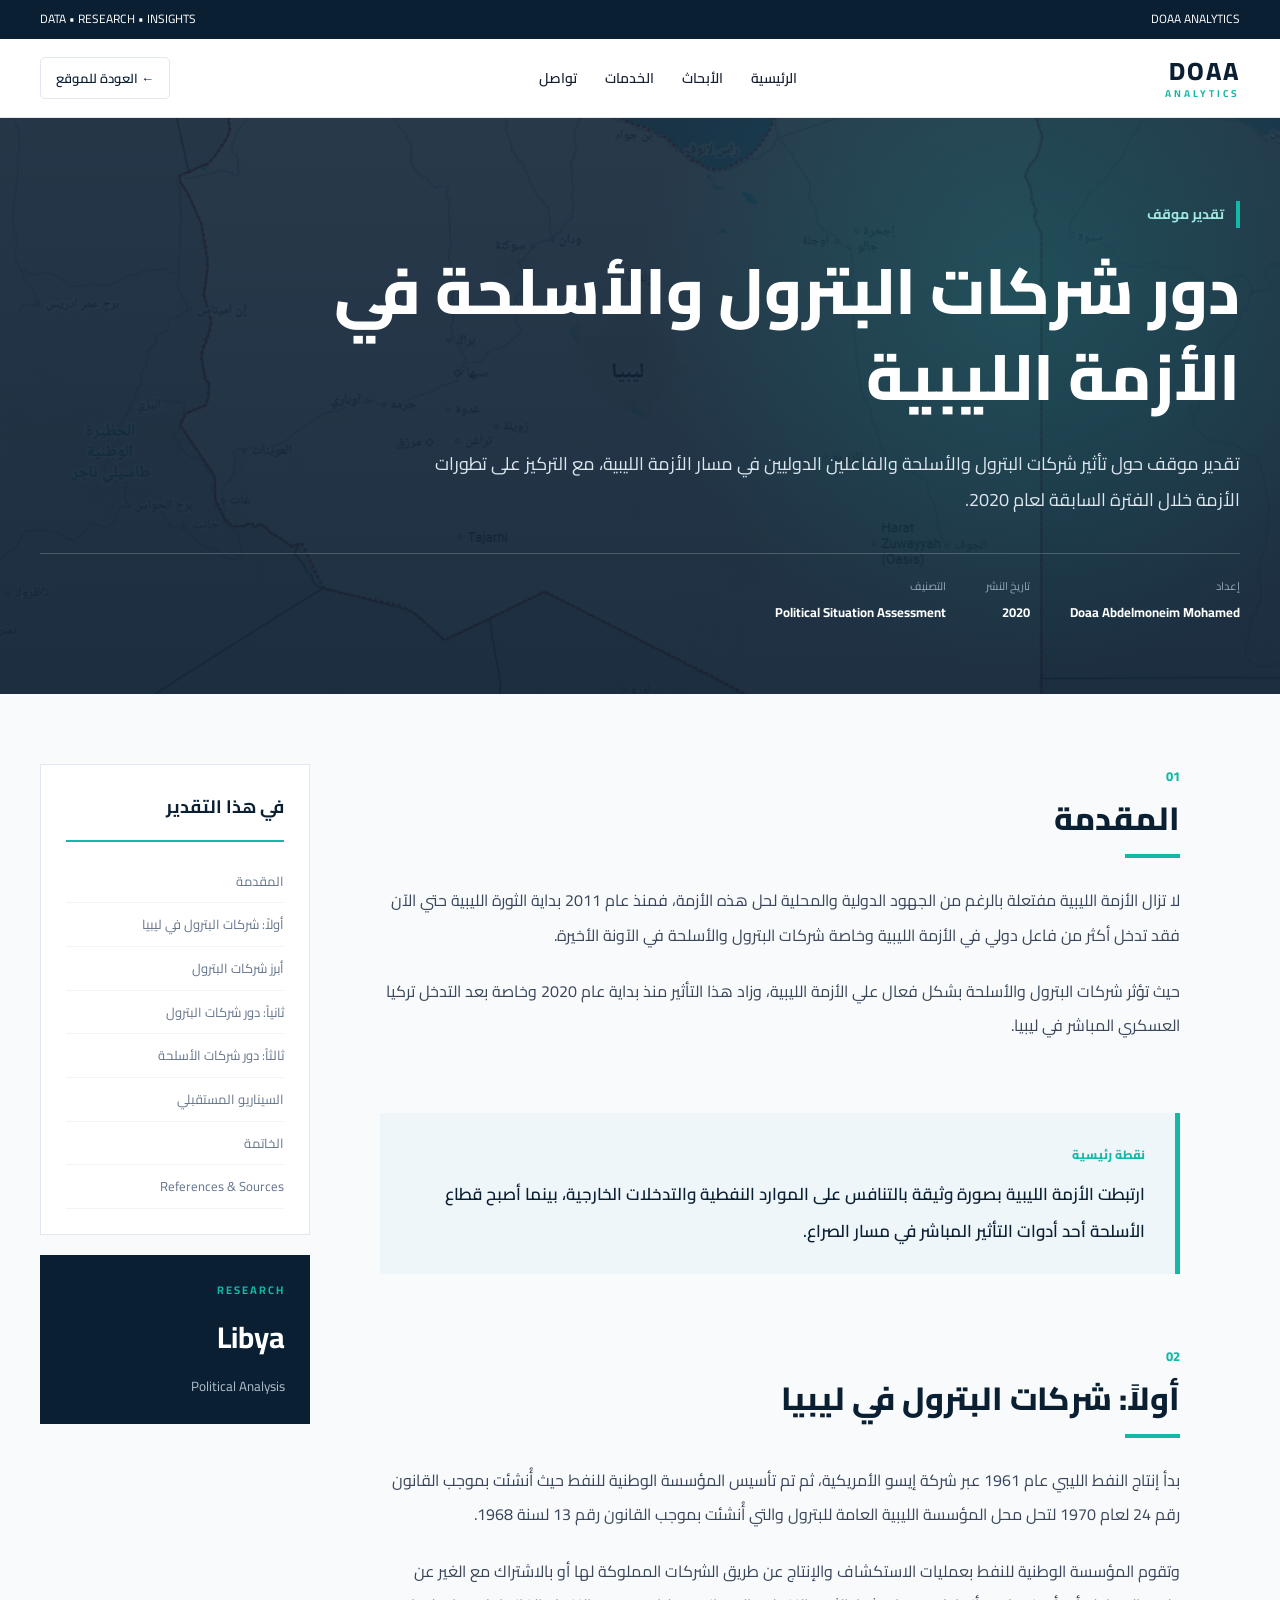
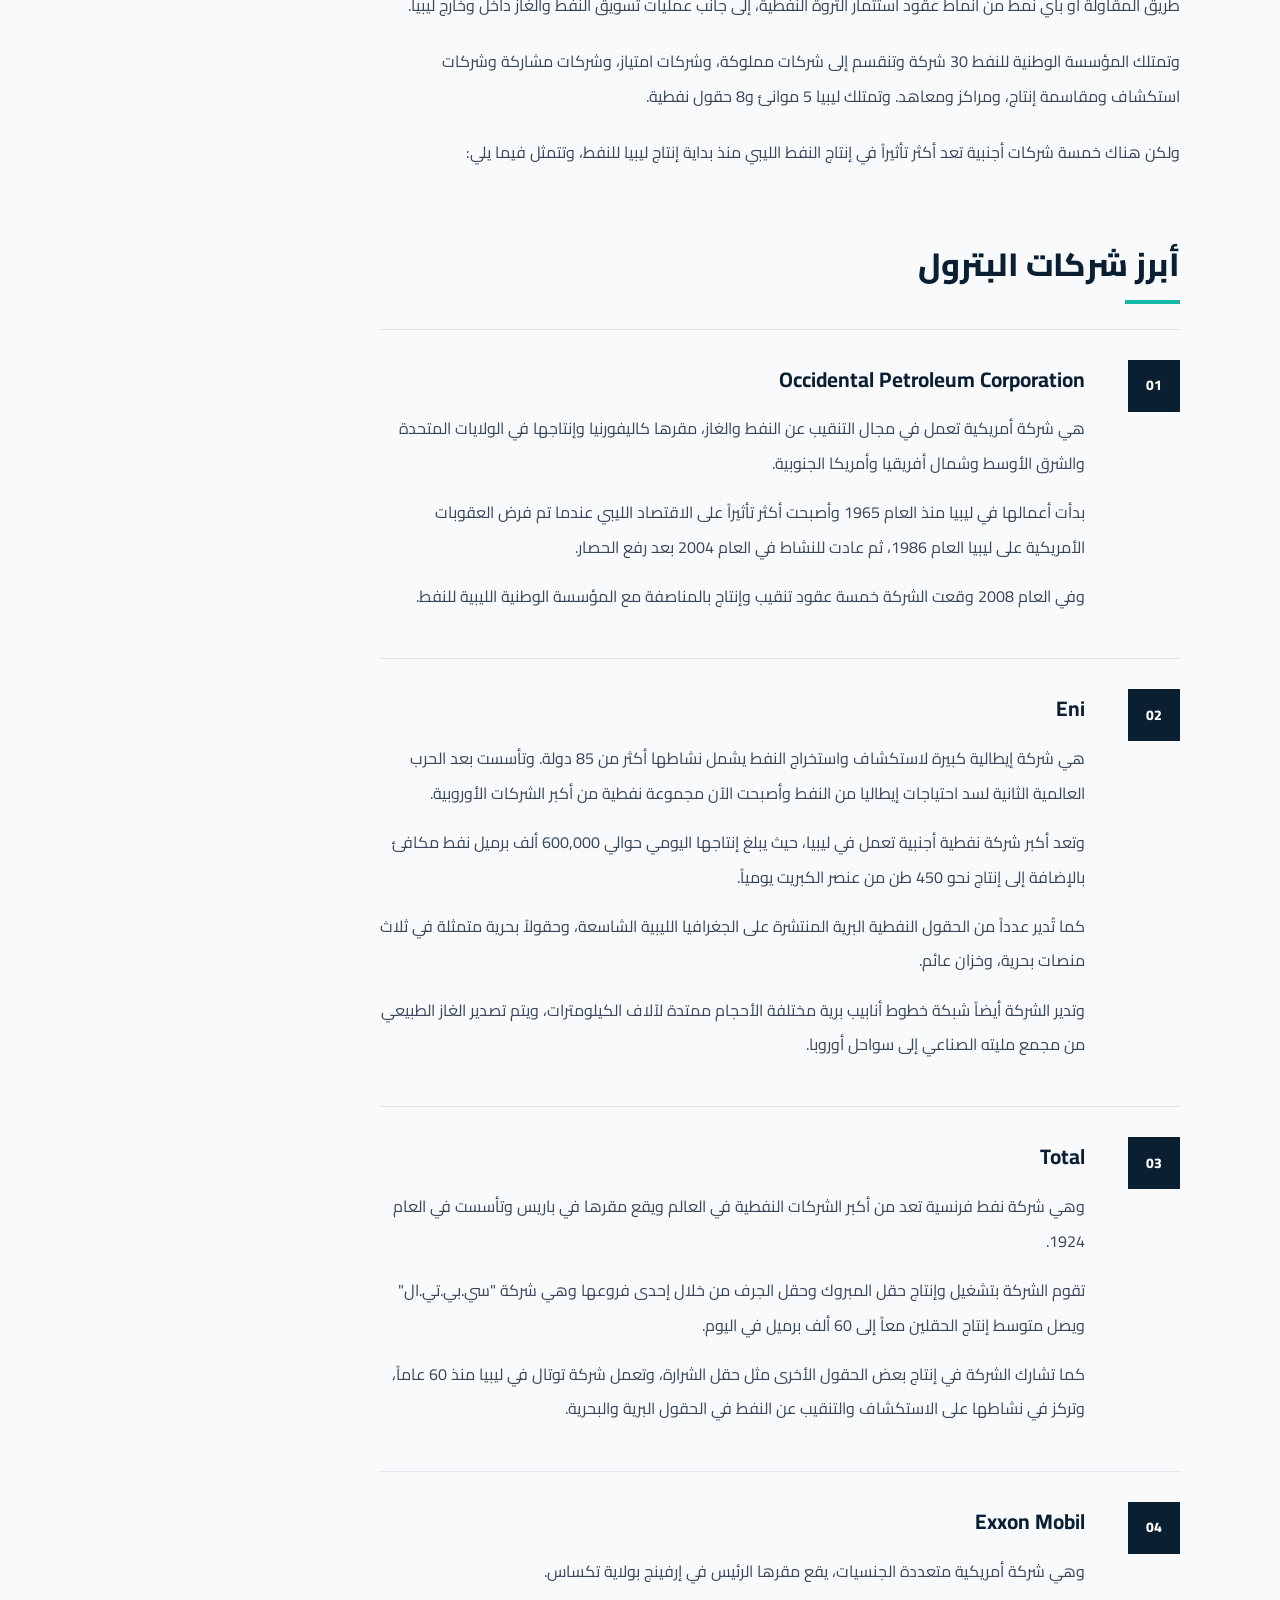
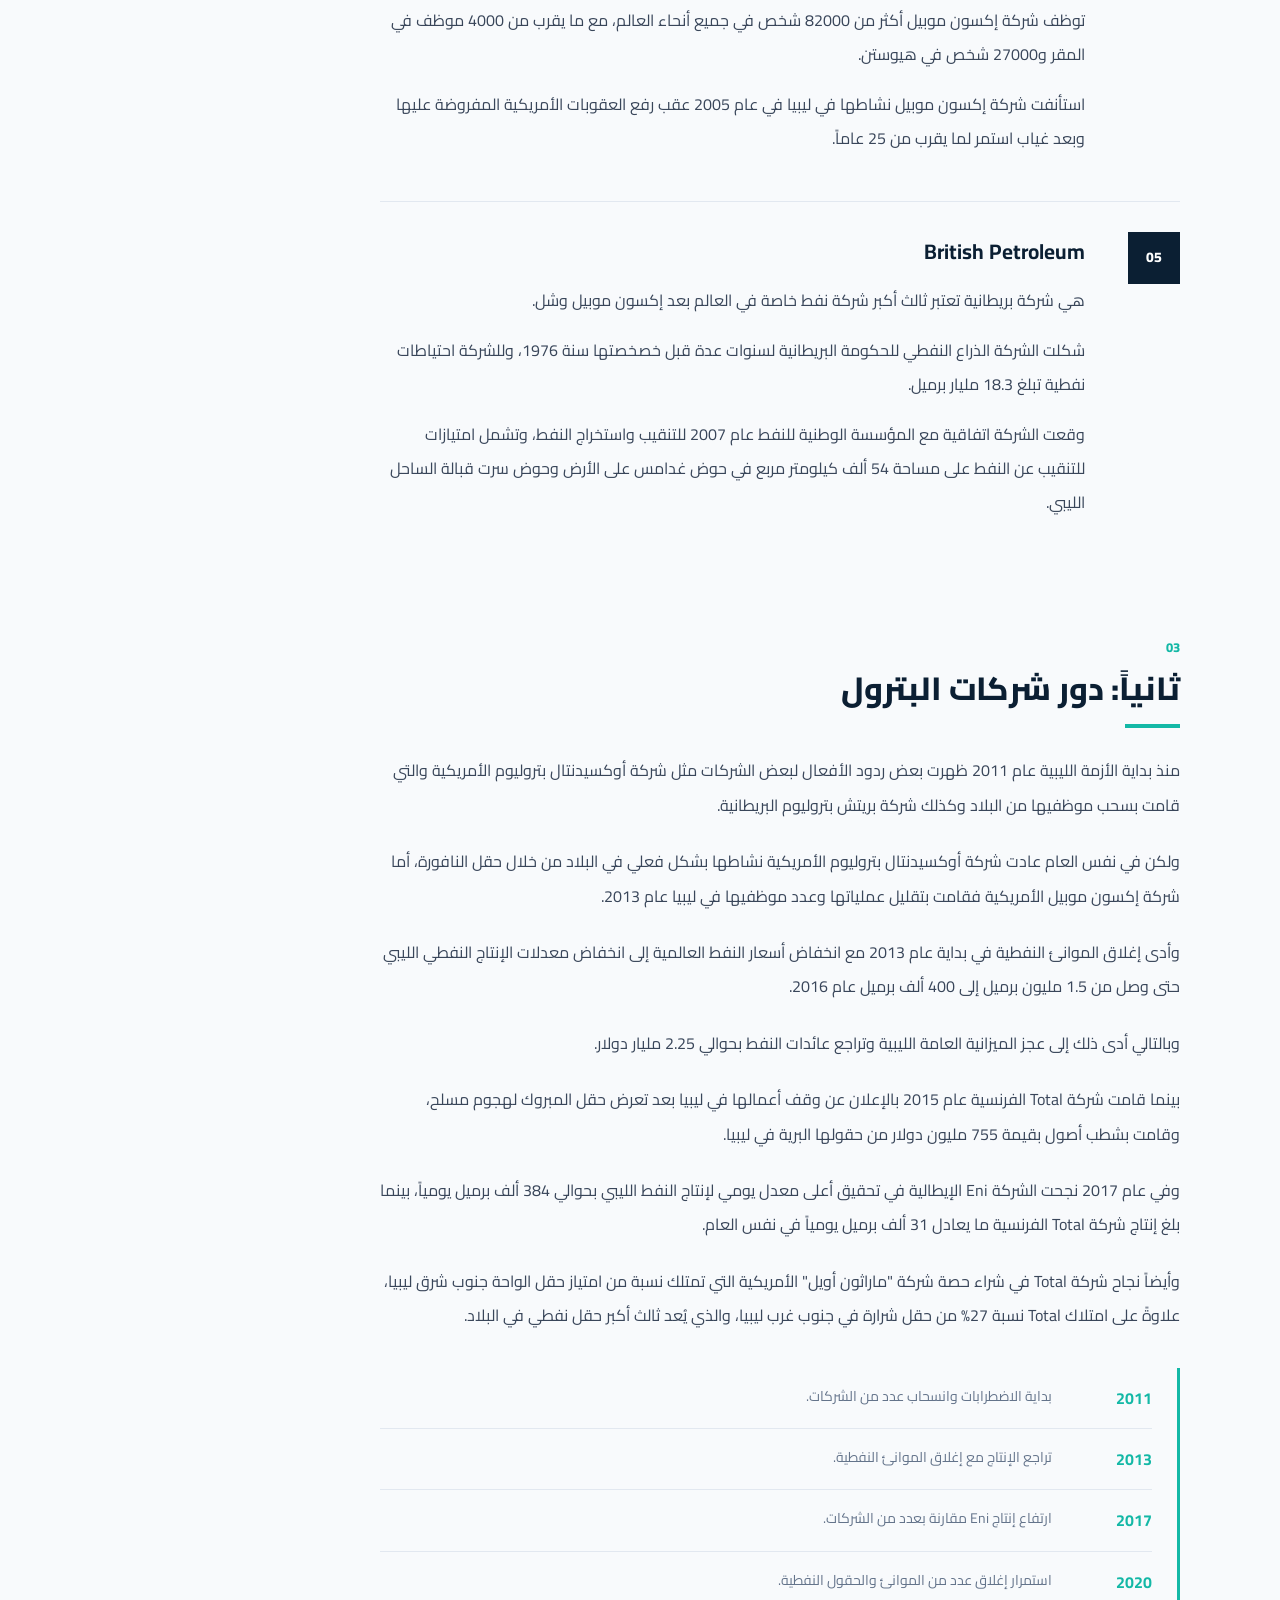
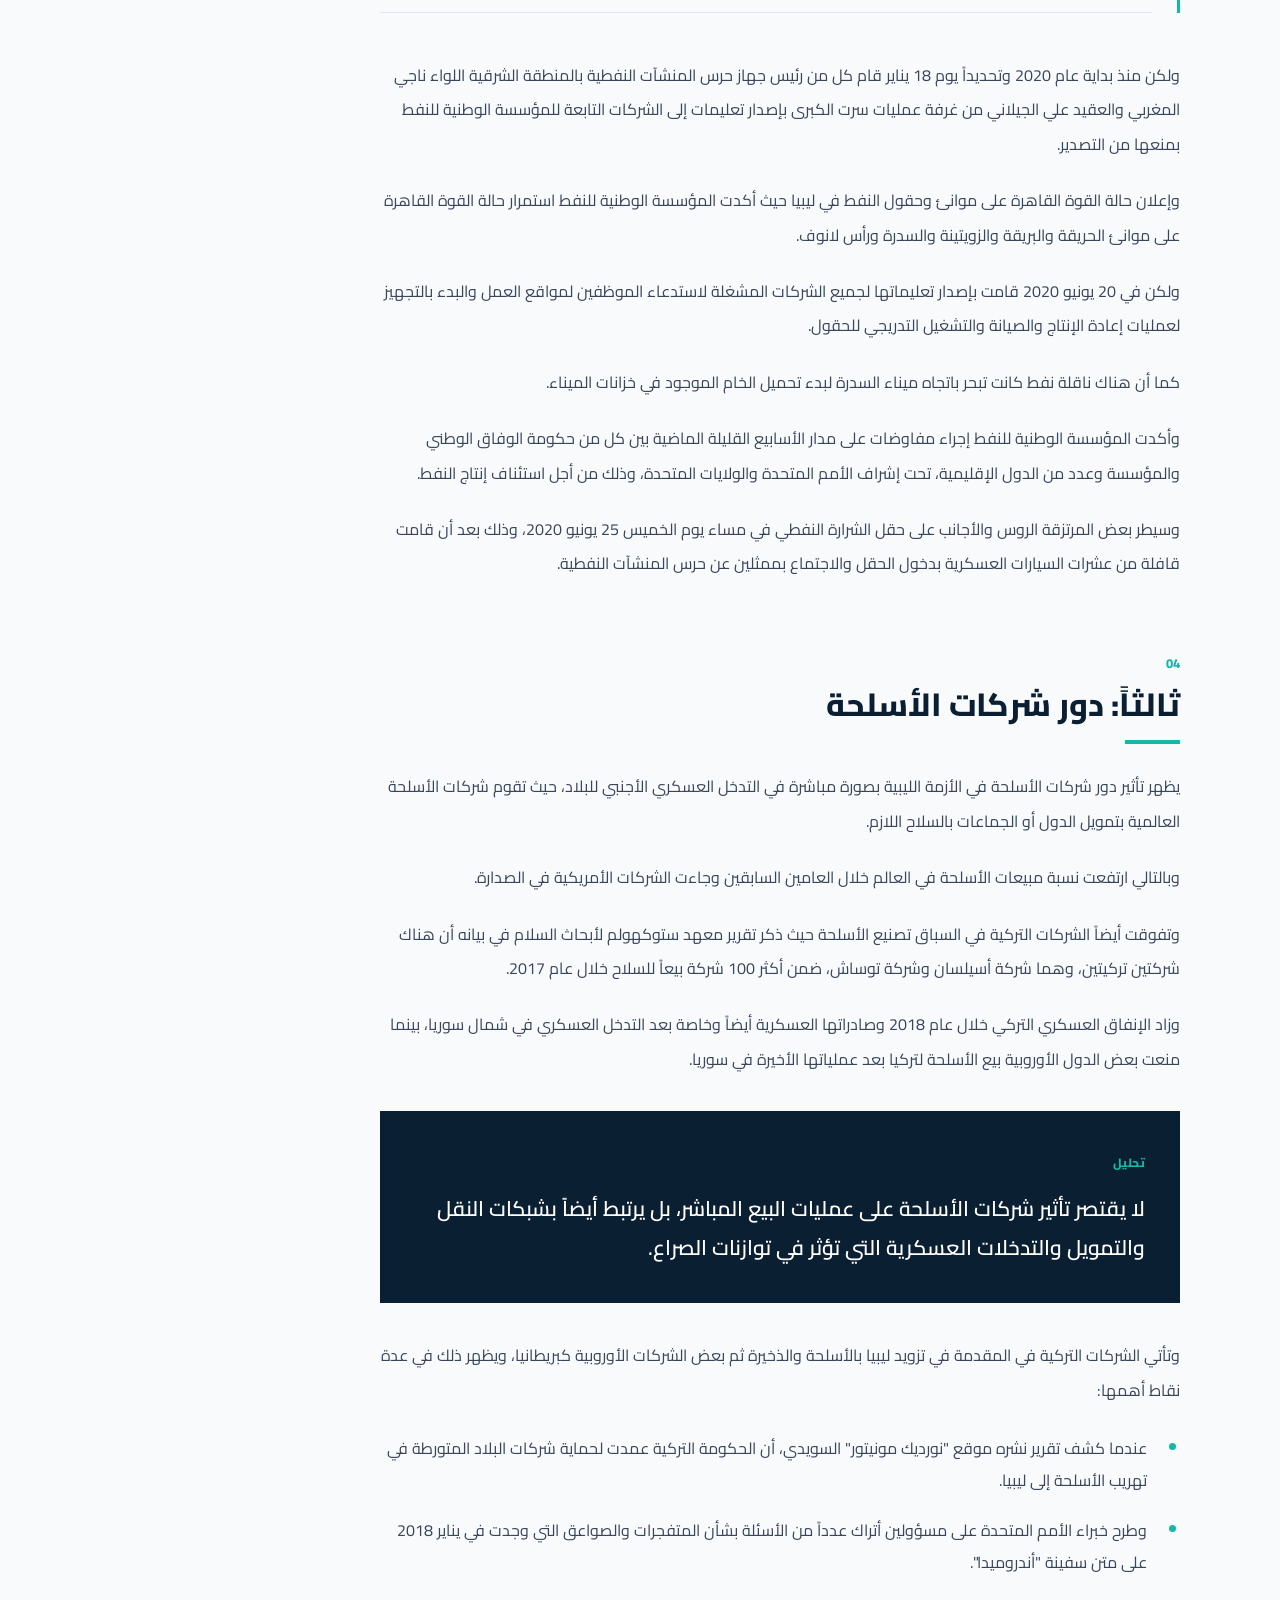
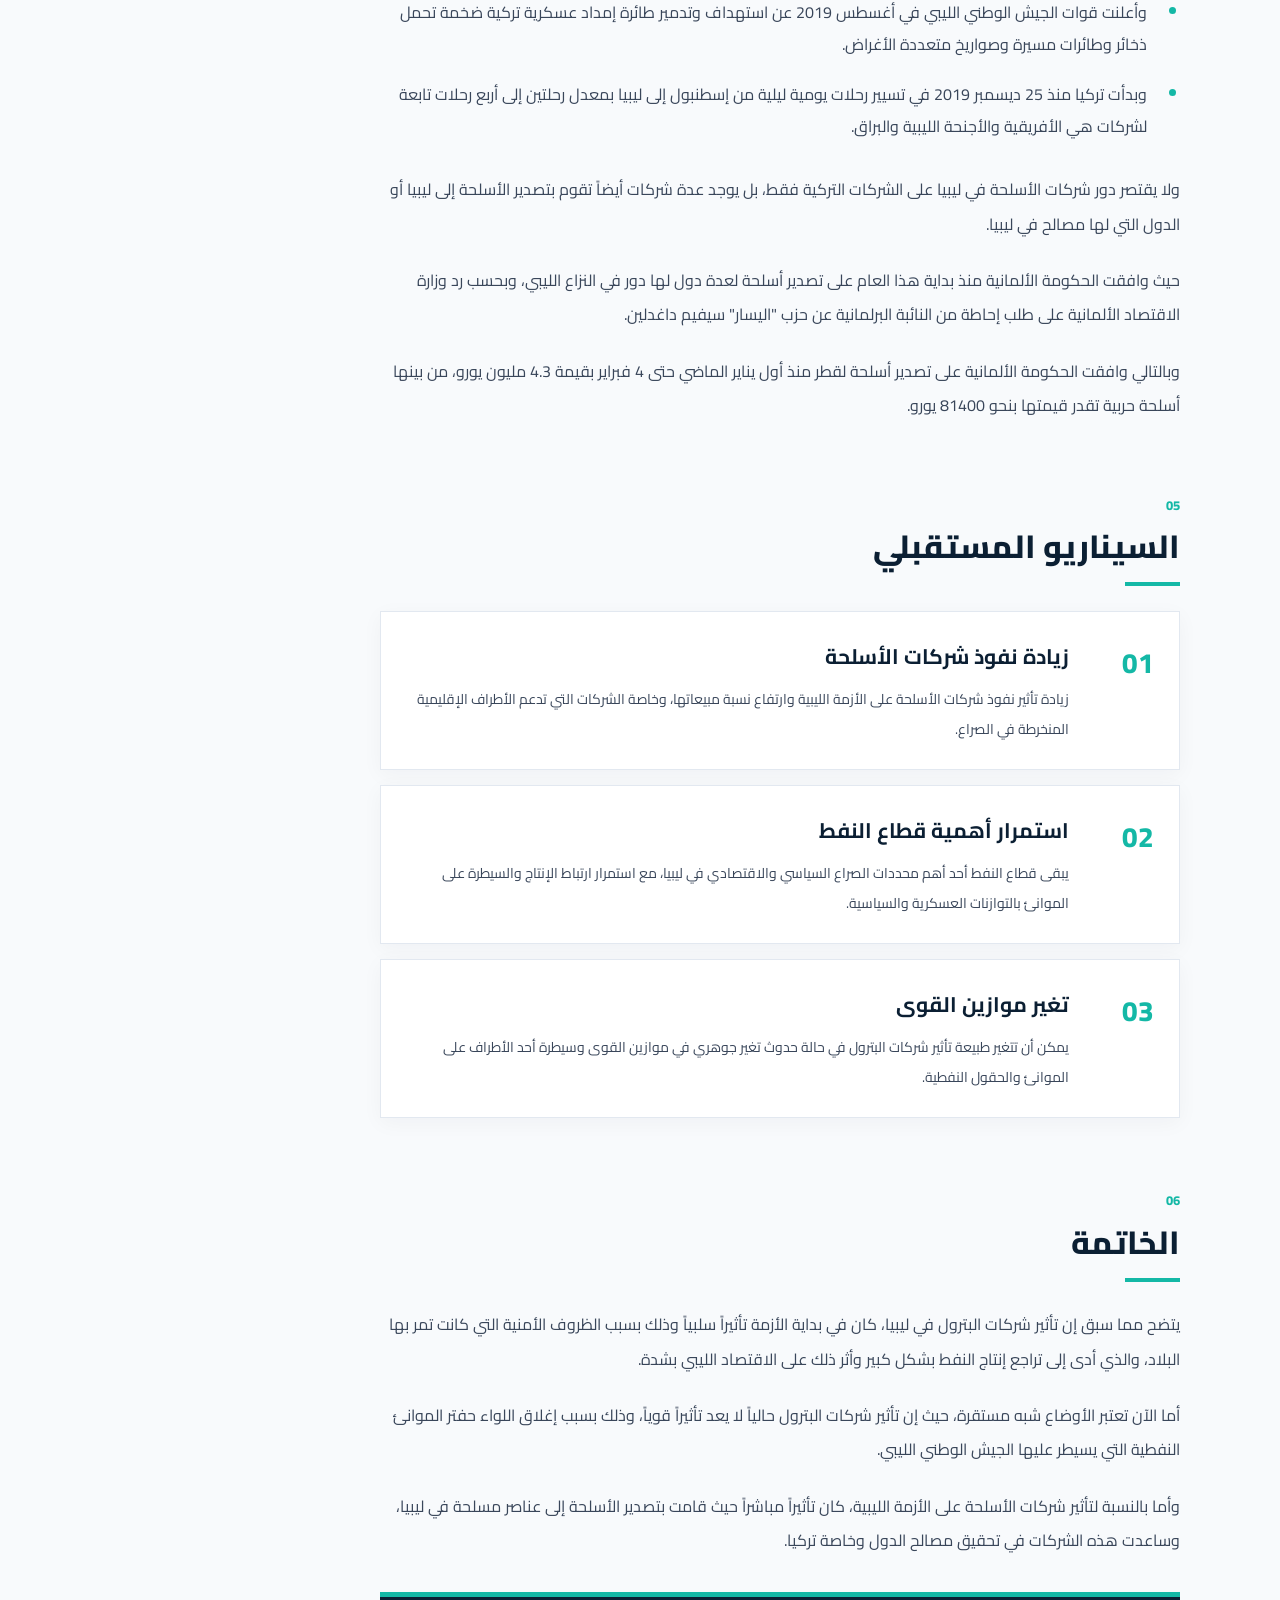
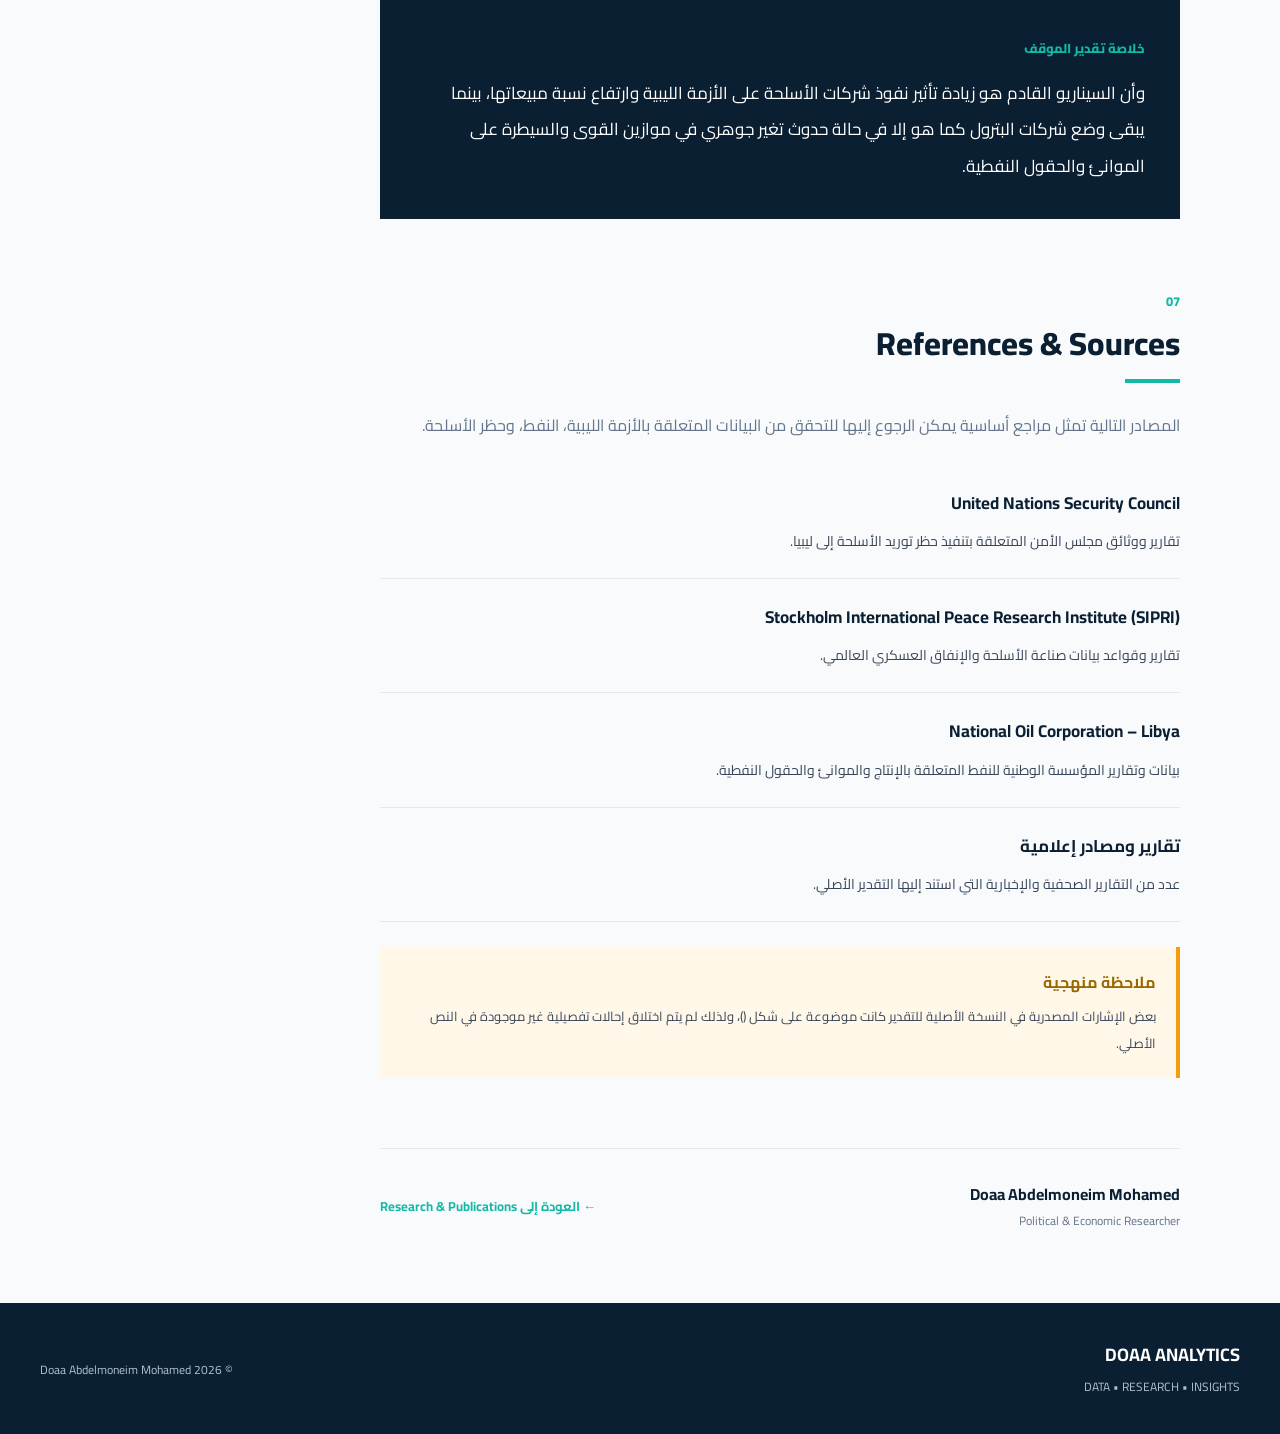
<file: libya-oil-arms.html>
<!DOCTYPE html>
<html lang="ar" dir="rtl">

<head>
    <meta charset="UTF-8">

    <meta name="viewport"
          content="width=device-width, initial-scale=1.0">

    <meta name="description"
          content="تقدير موقف حول دور شركات البترول والأسلحة في الأزمة الليبية - Doaa Analytics">

    <title>دور شركات البترول والأسلحة في الأزمة الليبية | DOAA ANALYTICS</title>

    <link rel="stylesheet" href="research.css">

    <link rel="preconnect" href="https://fonts.googleapis.com">

    <link rel="preconnect"
          href="https://fonts.gstatic.com"
          crossorigin>

    <link href="https://fonts.googleapis.com/css2?family=Cairo:wght@400;500;600;700;800&family=Playfair+Display:wght@600;700&display=swap"
          rel="stylesheet">
</head>

<body>

<!-- =========================
     TOP BAR
========================= -->

<div class="top-bar">

    <div class="top-container">

        <span>DOAA ANALYTICS</span>

        <span>DATA • RESEARCH • INSIGHTS</span>

    </div>

</div>


<!-- =========================
     NAVBAR
========================= -->

<header class="site-header">

    <div class="nav-container">

        <a href="../index.html" class="logo">

            <span class="logo-main">DOAA</span>
            <span class="logo-sub">ANALYTICS</span>

        </a>


        <nav>

            <a href="../index.html">الرئيسية</a>

            <a href="../index.html#research">
                الأبحاث
            </a>

            <a href="../index.html#services">
                الخدمات
            </a>

            <a href="../index.html#contact">
                تواصل
            </a>

        </nav>


        <a href="../index.html"
           class="back-button">

            ← العودة للموقع

        </a>

    </div>

</header>



<!-- =========================
     ARTICLE HERO
========================= -->

<section class="article-hero">

    <div class="hero-overlay"></div>

    <div class="hero-content">

        <div class="article-category">

            تقدير موقف

        </div>


        <h1>

            دور شركات البترول والأسلحة
            في الأزمة الليبية

        </h1>


        <p class="hero-description">

            تقدير موقف حول تأثير شركات البترول والأسلحة
            والفاعلين الدوليين في مسار الأزمة الليبية،
            مع التركيز على تطورات الأزمة خلال الفترة السابقة لعام 2020.

        </p>


        <div class="article-meta">

            <div>

                <span>إعداد</span>

                <strong>
                    Doaa Abdelmoneim Mohamed
                </strong>

            </div>


            <div>

                <span>تاريخ النشر</span>

                <strong>
                    2020
                </strong>

            </div>


            <div>

                <span>التصنيف</span>

                <strong>
                    Political Situation Assessment
                </strong>

            </div>

        </div>

    </div>

</section>



<!-- =========================
     ARTICLE LAYOUT
========================= -->

<main class="article-wrapper">


    <!-- SIDEBAR -->

    <aside class="article-sidebar">

        <div class="sidebar-box">

            <h3>في هذا التقدير</h3>

            <a href="#introduction">
                المقدمة
            </a>

            <a href="#oil-companies">
                أولاً: شركات البترول في ليبيا
            </a>

            <a href="#companies">
                أبرز شركات البترول
            </a>

            <a href="#oil-role">
                ثانياً: دور شركات البترول
            </a>

            <a href="#arms-role">
                ثالثاً: دور شركات الأسلحة
            </a>

            <a href="#future">
                السيناريو المستقبلي
            </a>

            <a href="#conclusion">
                الخاتمة
            </a>

            <a href="#sources">
                References & Sources
            </a>

        </div>


        <div class="sidebar-highlight">

            <span>RESEARCH</span>

            <strong>
                Libya
            </strong>

            <small>
                Political Analysis
            </small>

        </div>

    </aside>



    <!-- ARTICLE -->

    <article class="article-content">


        <!-- INTRODUCTION -->

        <section id="introduction">

            <span class="section-number">
                01
            </span>

            <h2>
                المقدمة
            </h2>


            <p>
                لا تزال الأزمة الليبية مفتعلة بالرغم من الجهود
                الدولية والمحلية لحل هذه الأزمة، فمنذ عام 2011
                بداية الثورة الليبية حتي الآن فقد تدخل أكثر من
                فاعل دولي في الأزمة الليبية وخاصة شركات البترول
                والأسلحة في الآونة الأخيرة.
            </p>


            <p>
                حيث تؤثر شركات البترول والأسلحة بشكل فعال علي
                الأزمة الليبية، وزاد هذا التأثير منذ بداية عام
                2020 وخاصة بعد التدخل تركيا العسكري المباشر
                في ليبيا.
            </p>

        </section>



        <!-- KEY POINT -->

        <div class="key-point">

            <span>نقطة رئيسية</span>

            <p>
                ارتبطت الأزمة الليبية بصورة وثيقة بالتنافس
                على الموارد النفطية والتدخلات الخارجية،
                بينما أصبح قطاع الأسلحة أحد أدوات التأثير
                المباشر في مسار الصراع.
            </p>

        </div>



        <!-- OIL COMPANIES -->

        <section id="oil-companies">

            <span class="section-number">
                02
            </span>

            <h2>
                أولاً: شركات البترول في ليبيا
            </h2>


            <p>
                بدأ إنتاج النفط الليبي عام 1961 عبر شركة إيسو
                الأمريكية، ثم تم تأسيس المؤسسة الوطنية للنفط
                حيث أُنشئت بموجب القانون رقم 24 لعام 1970 لتحل
                محل المؤسسة الليبية العامة للبترول والتي أُنشئت
                بموجب القانون رقم 13 لسنة 1968.
            </p>


            <p>
                وتقوم المؤسسة الوطنية للنفط بعمليات الاستكشاف
                والإنتاج عن طريق الشركات المملوكة لها أو
                بالاشتراك مع الغير عن طريق المقاولة أو بأي نمط
                من أنماط عقود استثمار الثروة النفطية، إلى جانب
                عمليات تسويق النفط والغاز داخل وخارج ليبيا.
            </p>


            <p>
                وتمتلك المؤسسة الوطنية للنفط 30 شركة وتنقسم
                إلى شركات مملوكة، وشركات امتياز، وشركات مشاركة
                وشركات استكشاف ومقاسمة إنتاج، ومراكز ومعاهد.
                وتمتلك ليبيا 5 موانئ و8 حقول نفطية.
            </p>


            <p>
                ولكن هناك خمسة شركات أجنبية تعد أكثر تأثيراً
                في إنتاج النفط الليبي منذ بداية إنتاج ليبيا
                للنفط، وتتمثل فيما يلي:
            </p>

        </section>



        <!-- COMPANIES -->

        <section id="companies">

            <h2>
                أبرز شركات البترول
            </h2>


            <!-- COMPANY 1 -->

            <div class="company-card">

                <div class="company-number">
                    01
                </div>

                <div>

                    <h3>
                        Occidental Petroleum Corporation
                    </h3>

                    <p>
                        هي شركة أمريكية تعمل في مجال التنقيب عن
                        النفط والغاز، مقرها كاليفورنيا وإنتاجها
                        في الولايات المتحدة والشرق الأوسط وشمال
                        أفريقيا وأمريكا الجنوبية.
                    </p>

                    <p>
                        بدأت أعمالها في ليبيا منذ العام 1965
                        وأصبحت أكثر تأثيراً على الاقتصاد الليبي
                        عندما تم فرض العقوبات الأمريكية على ليبيا
                        العام 1986، ثم عادت للنشاط في العام 2004
                        بعد رفع الحصار.
                    </p>

                    <p>
                        وفي العام 2008 وقعت الشركة خمسة عقود
                        تنقيب وإنتاج بالمناصفة مع المؤسسة الوطنية
                        الليبية للنفط.
                    </p>

                </div>

            </div>



            <!-- COMPANY 2 -->

            <div class="company-card">

                <div class="company-number">
                    02
                </div>

                <div>

                    <h3>
                        Eni
                    </h3>

                    <p>
                        هي شركة إيطالية كبيرة لاستكشاف واستخراج
                        النفط يشمل نشاطها أكثر من 85 دولة.
                        وتأسست بعد الحرب العالمية الثانية لسد
                        احتياجات إيطاليا من النفط وأصبحت الآن
                        مجموعة نفطية من أكبر الشركات الأوروبية.
                    </p>

                    <p>
                        وتعد أكبر شركة نفطية أجنبية تعمل في ليبيا،
                        حيث يبلغ إنتاجها اليومي حوالي 600,000 ألف
                        برميل نفط مكافئ بالإضافة إلى إنتاج نحو
                        450 طن من عنصر الكبريت يومياً.
                    </p>

                    <p>
                        كما تُدير عدداً من الحقول النفطية البرية
                        المنتشرة على الجغرافيا الليبية الشاسعة،
                        وحقولاً بحرية متمثلة في ثلاث منصات بحرية،
                        وخزان عائم.
                    </p>

                    <p>
                        وتدير الشركة أيضاً شبكة خطوط أنابيب برية
                        مختلفة الأحجام ممتدة لآلاف الكيلومترات،
                        ويتم تصدير الغاز الطبيعي من مجمع مليته
                        الصناعي إلى سواحل أوروبا.
                    </p>

                </div>

            </div>



            <!-- COMPANY 3 -->

            <div class="company-card">

                <div class="company-number">
                    03
                </div>

                <div>

                    <h3>
                        Total
                    </h3>

                    <p>
                        وهي شركة نفط فرنسية تعد من أكبر الشركات
                        النفطية في العالم ويقع مقرها في باريس
                        وتأسست في العام 1924.
                    </p>

                    <p>
                        تقوم الشركة بتشغيل وإنتاج حقل المبروك
                        وحقل الجرف من خلال إحدى فروعها وهي شركة
                        "سي.بي.تي.ال" ويصل متوسط إنتاج الحقلين
                        معاً إلى 60 ألف برميل في اليوم.
                    </p>

                    <p>
                        كما تشارك الشركة في إنتاج بعض الحقول
                        الأخرى مثل حقل الشرارة، وتعمل شركة توتال
                        في ليبيا منذ 60 عاماً، وتركز في نشاطها
                        على الاستكشاف والتنقيب عن النفط في الحقول
                        البرية والبحرية.
                    </p>

                </div>

            </div>



            <!-- COMPANY 4 -->

            <div class="company-card">

                <div class="company-number">
                    04
                </div>

                <div>

                    <h3>
                        Exxon Mobil
                    </h3>

                    <p>
                        وهي شركة أمريكية متعددة الجنسيات، يقع
                        مقرها الرئيس في إرفينج بولاية تكساس.
                    </p>

                    <p>
                        توظف شركة إكسون موبيل أكثر من 82000 شخص
                        في جميع أنحاء العالم، مع ما يقرب من 4000
                        موظف في المقر و27000 شخص في هيوستن.
                    </p>

                    <p>
                        استأنفت شركة إكسون موبيل نشاطها في ليبيا
                        في عام 2005 عقب رفع العقوبات الأمريكية
                        المفروضة عليها وبعد غياب استمر لما يقرب
                        من 25 عاماً.
                    </p>

                </div>

            </div>



            <!-- COMPANY 5 -->

            <div class="company-card">

                <div class="company-number">
                    05
                </div>

                <div>

                    <h3>
                        British Petroleum
                    </h3>

                    <p>
                        هي شركة بريطانية تعتبر ثالث أكبر شركة نفط
                        خاصة في العالم بعد إكسون موبيل وشل.
                    </p>

                    <p>
                        شكلت الشركة الذراع النفطي للحكومة
                        البريطانية لسنوات عدة قبل خصخصتها سنة
                        1976، وللشركة احتياطات نفطية تبلغ
                        18.3 مليار برميل.
                    </p>

                    <p>
                        وقعت الشركة اتفاقية مع المؤسسة الوطنية
                        للنفط عام 2007 للتنقيب واستخراج النفط،
                        وتشمل امتيازات للتنقيب عن النفط على مساحة
                        54 ألف كيلومتر مربع في حوض غدامس على الأرض
                        وحوض سرت قبالة الساحل الليبي.
                    </p>

                </div>

            </div>

        </section>



        <!-- OIL ROLE -->

        <section id="oil-role">

            <span class="section-number">
                03
            </span>

            <h2>
                ثانياً: دور شركات البترول
            </h2>


            <p>
                منذ بداية الأزمة الليبية عام 2011 ظهرت بعض
                ردود الأفعال لبعض الشركات مثل شركة أوكسيدنتال
                بتروليوم الأمريكية والتي قامت بسحب موظفيها
                من البلاد وكذلك شركة بريتش بتروليوم البريطانية.
            </p>


            <p>
                ولكن في نفس العام عادت شركة أوكسيدنتال بتروليوم
                الأمريكية نشاطها بشكل فعلي في البلاد من خلال
                حقل النافورة، أما شركة إكسون موبيل الأمريكية
                فقامت بتقليل عملياتها وعدد موظفيها في ليبيا
                عام 2013.
            </p>


            <p>
                وأدى إغلاق الموانئ النفطية في بداية عام 2013
                مع انخفاض أسعار النفط العالمية إلى انخفاض
                معدلات الإنتاج النفطي الليبي حتى وصل من 1.5
                مليون برميل إلى 400 ألف برميل عام 2016.
            </p>


            <p>
                وبالتالي أدى ذلك إلى عجز الميزانية العامة
                الليبية وتراجع عائدات النفط بحوالي 2.25 مليار
                دولار.
            </p>


            <p>
                بينما قامت شركة Total الفرنسية عام 2015
                بالإعلان عن وقف أعمالها في ليبيا بعد تعرض
                حقل المبروك لهجوم مسلح، وقامت بشطب أصول بقيمة
                755 مليون دولار من حقولها البرية في ليبيا.
            </p>


            <p>
                وفي عام 2017 نجحت الشركة Eni الإيطالية في تحقيق
                أعلى معدل يومي لإنتاج النفط الليبي بحوالي
                384 ألف برميل يومياً، بينما بلغ إنتاج شركة
                Total الفرنسية ما يعادل 31 ألف برميل يومياً
                في نفس العام.
            </p>


            <p>
                وأيضاً نجاح شركة Total في شراء حصة شركة
                "ماراثون أويل" الأمريكية التي تمتلك نسبة من
                امتياز حقل الواحة جنوب شرق ليبيا، علاوةً على
                امتلاك Total نسبة 27% من حقل شرارة في جنوب
                غرب ليبيا، والذي يُعد ثالث أكبر حقل نفطي في البلاد.
            </p>



            <div class="timeline-box">

                <div class="timeline-item">

                    <strong>2011</strong>

                    <span>
                        بداية الاضطرابات وانسحاب عدد من الشركات.
                    </span>

                </div>


                <div class="timeline-item">

                    <strong>2013</strong>

                    <span>
                        تراجع الإنتاج مع إغلاق الموانئ النفطية.
                    </span>

                </div>


                <div class="timeline-item">

                    <strong>2017</strong>

                    <span>
                        ارتفاع إنتاج Eni مقارنة بعدد من الشركات.
                    </span>

                </div>


                <div class="timeline-item">

                    <strong>2020</strong>

                    <span>
                        استمرار إغلاق عدد من الموانئ والحقول النفطية.
                    </span>

                </div>

            </div>



            <p>
                ولكن منذ بداية عام 2020 وتحديداً يوم 18 يناير
                قام كل من رئيس جهاز حرس المنشآت النفطية بالمنطقة
                الشرقية اللواء ناجي المغربي والعقيد علي الجيلاني
                من غرفة عمليات سرت الكبرى بإصدار تعليمات إلى
                الشركات التابعة للمؤسسة الوطنية للنفط بمنعها
                من التصدير.
            </p>


            <p>
                وإعلان حالة القوة القاهرة على موانئ وحقول النفط
                في ليبيا حيث أكدت المؤسسة الوطنية للنفط استمرار
                حالة القوة القاهرة على موانئ الحريقة والبريقة
                والزويتينة والسدرة ورأس لانوف.
            </p>


            <p>
                ولكن في 20 يونيو 2020 قامت بإصدار تعليماتها
                لجميع الشركات المشغلة لاستدعاء الموظفين لمواقع
                العمل والبدء بالتجهيز لعمليات إعادة الإنتاج
                والصيانة والتشغيل التدريجي للحقول.
            </p>


            <p>
                كما أن هناك ناقلة نفط كانت تبحر باتجاه ميناء
                السدرة لبدء تحميل الخام الموجود في خزانات الميناء.
            </p>


            <p>
                وأكدت المؤسسة الوطنية للنفط إجراء مفاوضات على
                مدار الأسابيع القليلة الماضية بين كل من حكومة
                الوفاق الوطني والمؤسسة وعدد من الدول الإقليمية،
                تحت إشراف الأمم المتحدة والولايات المتحدة،
                وذلك من أجل استئناف إنتاج النفط.
            </p>


            <p>
                وسيطر بعض المرتزقة الروس والأجانب على حقل الشرارة
                النفطي في مساء يوم الخميس 25 يونيو 2020، وذلك
                بعد أن قامت قافلة من عشرات السيارات العسكرية
                بدخول الحقل والاجتماع بممثلين عن حرس المنشآت النفطية.
            </p>

        </section>



        <!-- ARMS -->

        <section id="arms-role">

            <span class="section-number">
                04
            </span>

            <h2>
                ثالثاً: دور شركات الأسلحة
            </h2>


            <p>
                يظهر تأثير دور شركات الأسلحة في الأزمة الليبية
                بصورة مباشرة في التدخل العسكري الأجنبي للبلاد،
                حيث تقوم شركات الأسلحة العالمية بتمويل الدول
                أو الجماعات بالسلاح اللازم.
            </p>


            <p>
                وبالتالي ارتفعت نسبة مبيعات الأسلحة في العالم
                خلال العامين السابقين وجاءت الشركات الأمريكية
                في الصدارة.
            </p>


            <p>
                وتفوقت أيضاً الشركات التركية في السباق تصنيع
                الأسلحة حيث ذكر تقرير معهد ستوكهولم لأبحاث السلام
                في بيانه أن هناك شركتين تركيتين، وهما شركة
                أسيلسان وشركة توساش، ضمن أكثر 100 شركة بيعاً
                للسلاح خلال عام 2017.
            </p>


            <p>
                وزاد الإنفاق العسكري التركي خلال عام 2018
                وصادراتها العسكرية أيضاً وخاصة بعد التدخل
                العسكري في شمال سوريا، بينما منعت بعض الدول
                الأوروبية بيع الأسلحة لتركيا بعد عملياتها
                الأخيرة في سوريا.
            </p>


            <div class="quote-box">

                <span>تحليل</span>

                <blockquote>
                    لا يقتصر تأثير شركات الأسلحة على عمليات
                    البيع المباشر، بل يرتبط أيضاً بشبكات النقل
                    والتمويل والتدخلات العسكرية التي تؤثر في
                    توازنات الصراع.
                </blockquote>

            </div>


            <p>
                وتأتي الشركات التركية في المقدمة في تزويد ليبيا
                بالأسلحة والذخيرة ثم بعض الشركات الأوروبية
                كبريطانيا، ويظهر ذلك في عدة نقاط أهمها:
            </p>


            <ul class="article-list">

                <li>
                    عندما كشف تقرير نشره موقع "نورديك مونيتور"
                    السويدي، أن الحكومة التركية عمدت لحماية
                    شركات البلاد المتورطة في تهريب الأسلحة
                    إلى ليبيا.
                </li>


                <li>
                    وطرح خبراء الأمم المتحدة على مسؤولين أتراك
                    عدداً من الأسئلة بشأن المتفجرات والصواعق
                    التي وجدت في يناير 2018 على متن سفينة
                    "أندروميدا".
                </li>


                <li>
                    وأعلنت قوات الجيش الوطني الليبي في أغسطس
                    2019 عن استهداف وتدمير طائرة إمداد عسكرية
                    تركية ضخمة تحمل ذخائر وطائرات مسيرة وصواريخ
                    متعددة الأغراض.
                </li>


                <li>
                    وبدأت تركيا منذ 25 ديسمبر 2019 في تسيير
                    رحلات يومية ليلية من إسطنبول إلى ليبيا
                    بمعدل رحلتين إلى أربع رحلات تابعة لشركات
                    هي الأفريقية والأجنحة الليبية والبراق.
                </li>

            </ul>


            <p>
                ولا يقتصر دور شركات الأسلحة في ليبيا على الشركات
                التركية فقط، بل يوجد عدة شركات أيضاً تقوم بتصدير
                الأسلحة إلى ليبيا أو الدول التي لها مصالح في ليبيا.
            </p>


            <p>
                حيث وافقت الحكومة الألمانية منذ بداية هذا العام
                على تصدير أسلحة لعدة دول لها دور في النزاع الليبي،
                وبحسب رد وزارة الاقتصاد الألمانية على طلب إحاطة
                من النائبة البرلمانية عن حزب "اليسار" سيفيم داغدلين.
            </p>


            <p>
                وبالتالي وافقت الحكومة الألمانية على تصدير أسلحة
                لقطر منذ أول يناير الماضي حتى 4 فبراير بقيمة
                4.3 مليون يورو، من بينها أسلحة حربية تقدر قيمتها
                بنحو 81400 يورو.
            </p>

        </section>



        <!-- FUTURE -->

        <section id="future">

            <span class="section-number">
                05
            </span>

            <h2>
                السيناريو المستقبلي
            </h2>


            <div class="scenario-card">

                <div class="scenario-number">
                    01
                </div>

                <div>

                    <h3>
                        زيادة نفوذ شركات الأسلحة
                    </h3>

                    <p>
                        زيادة تأثير نفوذ شركات الأسلحة على الأزمة
                        الليبية وارتفاع نسبة مبيعاتها، وخاصة
                        الشركات التي تدعم الأطراف الإقليمية
                        المنخرطة في الصراع.
                    </p>

                </div>

            </div>


            <div class="scenario-card">

                <div class="scenario-number">
                    02
                </div>

                <div>

                    <h3>
                        استمرار أهمية قطاع النفط
                    </h3>

                    <p>
                        يبقى قطاع النفط أحد أهم محددات الصراع
                        السياسي والاقتصادي في ليبيا، مع استمرار
                        ارتباط الإنتاج والسيطرة على الموانئ
                        بالتوازنات العسكرية والسياسية.
                    </p>

                </div>

            </div>


            <div class="scenario-card">

                <div class="scenario-number">
                    03
                </div>

                <div>

                    <h3>
                        تغير موازين القوى
                    </h3>

                    <p>
                        يمكن أن تتغير طبيعة تأثير شركات البترول
                        في حالة حدوث تغير جوهري في موازين القوى
                        وسيطرة أحد الأطراف على الموانئ والحقول
                        النفطية.
                    </p>

                </div>

            </div>

        </section>



        <!-- CONCLUSION -->

        <section id="conclusion">

            <span class="section-number">
                06
            </span>

            <h2>
                الخاتمة
            </h2>


            <p>
                يتضح مما سبق إن تأثير شركات البترول في ليبيا،
                كان في بداية الأزمة تأثيراً سلبياً وذلك بسبب
                الظروف الأمنية التي كانت تمر بها البلاد،
                والذي أدى إلى تراجع إنتاج النفط بشكل كبير
                وأثر ذلك على الاقتصاد الليبي بشدة.
            </p>


            <p>
                أما الآن تعتبر الأوضاع شبه مستقرة، حيث إن تأثير
                شركات البترول حالياً لا يعد تأثيراً قوياً،
                وذلك بسبب إغلاق اللواء حفتر الموانئ النفطية
                التي يسيطر عليها الجيش الوطني الليبي.
            </p>


            <p>
                وأما بالنسبة لتأثير شركات الأسلحة على الأزمة
                الليبية، كان تأثيراً مباشراً حيث قامت بتصدير
                الأسلحة إلى عناصر مسلحة في ليبيا، وساعدت هذه
                الشركات في تحقيق مصالح الدول وخاصة تركيا.
            </p>


            <div class="final-assessment">

                <span>
                    خلاصة تقدير الموقف
                </span>

                <p>
                    وأن السيناريو القادم هو زيادة تأثير نفوذ
                    شركات الأسلحة على الأزمة الليبية وارتفاع
                    نسبة مبيعاتها، بينما يبقى وضع شركات البترول
                    كما هو إلا في حالة حدوث تغير جوهري في
                    موازين القوى والسيطرة على الموانئ والحقول
                    النفطية.
                </p>

            </div>

        </section>



        <!-- SOURCES -->

        <section id="sources">

            <span class="section-number">
                07
            </span>

            <h2>
                References & Sources
            </h2>


            <p class="sources-intro">
                المصادر التالية تمثل مراجع أساسية يمكن الرجوع
                إليها للتحقق من البيانات المتعلقة بالأزمة
                الليبية، النفط، وحظر الأسلحة.
            </p>


            <div class="source-item">

                <strong>
                    United Nations Security Council
                </strong>

                <p>
                    تقارير ووثائق مجلس الأمن المتعلقة بتنفيذ
                    حظر توريد الأسلحة إلى ليبيا.
                </p>

            </div>


            <div class="source-item">

                <strong>
                    Stockholm International Peace Research Institute (SIPRI)
                </strong>

                <p>
                    تقارير وقواعد بيانات صناعة الأسلحة والإنفاق
                    العسكري العالمي.
                </p>

            </div>


            <div class="source-item">

                <strong>
                    National Oil Corporation – Libya
                </strong>

                <p>
                    بيانات وتقارير المؤسسة الوطنية للنفط
                    المتعلقة بالإنتاج والموانئ والحقول النفطية.
                </p>

            </div>


            <div class="source-item">

                <strong>
                    تقارير ومصادر إعلامية
                </strong>

                <p>
                    عدد من التقارير الصحفية والإخبارية التي
                    استند إليها التقدير الأصلي.
                </p>

            </div>


            <div class="source-note">

                <strong>
                    ملاحظة منهجية
                </strong>

                <p>
                    بعض الإشارات المصدرية في النسخة الأصلية
                    للتقدير كانت موضوعة على شكل ()، ولذلك لم يتم
                    اختلاق إحالات تفصيلية غير موجودة في النص
                    الأصلي.
                </p>

            </div>

        </section>



        <!-- ARTICLE FOOTER -->

        <div class="article-footer">

            <div>

                <strong>
                    Doaa Abdelmoneim Mohamed
                </strong>

                <span>
                    Political & Economic Researcher
                </span>

            </div>


            <a href="../index.html#research">
                ← العودة إلى Research & Publications
            </a>

        </div>

    </article>

</main>



<!-- =========================
     FOOTER
========================= -->

<footer>

    <div class="footer-inner">

        <div>

            <strong>
                DOAA ANALYTICS
            </strong>

            <p>
                DATA • RESEARCH • INSIGHTS
            </p>

        </div>


        <p>
            © 2026 Doaa Abdelmoneim Mohamed
        </p>

    </div>

</footer>


</body>

</html>
</file>
<file: research.css>
/* =========================================
   DOAA ANALYTICS
   Editorial Research Article
========================================= */

:root {

    --navy: #0B1F33;
    --navy-light: #163A5F;

    --teal: #14B8A6;
    --sky: #38BDF8;

    --cream: #F8FAFC;
    --white: #FFFFFF;

    --text: #172033;
    --muted: #64748B;

    --border: #E2E8F0;

    --soft-blue: #EEF6FA;

    --shadow:
        0 10px 30px rgba(11, 31, 51, 0.08);

}


/* =========================================
   RESET
========================================= */

* {

    margin: 0;
    padding: 0;

    box-sizing: border-box;

}


html {

    scroll-behavior: smooth;

}


body {

    font-family: "Cairo", sans-serif;

    background:
        var(--cream);

    color:
        var(--text);

    line-height:
        1.9;

}


/* =========================================
   TOP BAR
========================================= */

.top-bar {

    background:
        var(--navy);

    color:
        white;

    font-size:
        12px;

}


.top-container {

    max-width:
        1250px;

    margin:
        auto;

    padding:
        8px 25px;

    display:
        flex;

    justify-content:
        space-between;

    align-items:
        center;

}


/* =========================================
   HEADER
========================================= */

.site-header {

    background:
        white;

    border-bottom:
        1px solid var(--border);

    position:
        sticky;

    top:
        0;

    z-index:
        100;

}


.nav-container {

    max-width:
        1250px;

    margin:
        auto;

    padding:
        18px 25px;

    display:
        flex;

    align-items:
        center;

    justify-content:
        space-between;

    gap:
        30px;

}


/* LOGO */

.logo {

    text-decoration:
        none;

    display:
        flex;

    flex-direction:
        column;

    line-height:
        1;

}


.logo-main {

    color:
        var(--navy);

    font-size:
        25px;

    font-weight:
        800;

    letter-spacing:
        2px;

}


.logo-sub {

    color:
        var(--teal);

    font-size:
        10px;

    font-weight:
        700;

    letter-spacing:
        3px;

    margin-top:
        6px;

}


/* NAV */

nav {

    display:
        flex;

    gap:
        28px;

}


nav a {

    text-decoration:
        none;

    color:
        var(--text);

    font-size:
        14px;

    font-weight:
        600;

    transition:
        0.3s;

}


nav a:hover {

    color:
        var(--teal);

}


/* BACK BUTTON */

.back-button {

    text-decoration:
        none;

    border:
        1px solid var(--border);

    color:
        var(--navy);

    padding:
        8px 15px;

    border-radius:
        5px;

    font-size:
        13px;

    font-weight:
        600;

    transition:
        0.3s;

}


.back-button:hover {

    background:
        var(--navy);

    color:
        white;

}


/* =========================================
   ARTICLE HERO
========================================= */

.article-hero {

    position:
        relative;

    min-height:
        530px;

    display:
        flex;

    align-items:
        flex-end;

    overflow:
        hidden;

    background:

        linear-gradient(
            rgba(11,31,51,0.88),
            rgba(11,31,51,0.92)
        ),

        url("../assets/research/libya.jpg")
        center / cover no-repeat;

}


/* fallback if image unavailable */

.article-hero::before {

    content:
        "";

    position:
        absolute;

    inset:
        0;

    background:

        radial-gradient(
            circle at 80% 30%,
            rgba(20,184,166,0.20),
            transparent 35%
        );

}


.hero-content {

    position:
        relative;

    width:
        1250px;

    max-width:
        100%;

    margin:
        auto;

    padding:
        80px 25px 70px;

    color:
        white;

}


.article-category {

    display:
        inline-block;

    border-right:
        4px solid var(--teal);

    padding-right:
        12px;

    margin-bottom:
        20px;

    color:
        #9FE8DF;

    font-size:
        14px;

    font-weight:
        700;

}


.article-hero h1 {

    max-width:
        950px;

    font-size:
        clamp(36px, 5vw, 68px);

    line-height:
        1.35;

    font-weight:
        800;

    margin-bottom:
        25px;

}


.hero-description {

    max-width:
        850px;

    color:
        #DCE7EF;

    font-size:
        18px;

    line-height:
        2;

}


.article-meta {

    margin-top:
        35px;

    padding-top:
        22px;

    border-top:
        1px solid rgba(255,255,255,0.2);

    display:
        flex;

    flex-wrap:
        wrap;

    gap:
        40px;

}


.article-meta div {

    display:
        flex;

    flex-direction:
        column;

}


.article-meta span {

    font-size:
        11px;

    color:
        #94A9BA;

    margin-bottom:
        3px;

}


.article-meta strong {

    font-size:
        13px;

    color:
        white;

}


/* =========================================
   ARTICLE LAYOUT
========================================= */

.article-wrapper {

    max-width:
        1250px;

    margin:
        auto;

    padding:
        70px 25px;

    display:
        grid;

    grid-template-columns:
        270px 1fr;

    gap:
        70px;

    direction:
        ltr;

}


/* =========================================
   SIDEBAR
========================================= */

.article-sidebar {

    direction:
        rtl;

}


.sidebar-box {

    background:
        white;

    border:
        1px solid var(--border);

    padding:
        25px;

    position:
        sticky;

    top:
        110px;

}


.sidebar-box h3 {

    color:
        var(--navy);

    font-size:
        18px;

    margin-bottom:
        18px;

    padding-bottom:
        15px;

    border-bottom:
        2px solid var(--teal);

}


.sidebar-box a {

    display:
        block;

    text-decoration:
        none;

    color:
        var(--muted);

    font-size:
        13px;

    padding:
        9px 0;

    border-bottom:
        1px solid #F1F5F9;

    transition:
        0.3s;

}


.sidebar-box a:hover {

    color:
        var(--teal);

    padding-right:
        7px;

}


.sidebar-highlight {

    margin-top:
        20px;

    padding:
        25px;

    background:
        var(--navy);

    color:
        white;

    display:
        flex;

    flex-direction:
        column;

}


.sidebar-highlight span {

    color:
        var(--teal);

    font-size:
        11px;

    font-weight:
        700;

    letter-spacing:
        2px;

}


.sidebar-highlight strong {

    font-size:
        30px;

    margin:
        8px 0;

}


.sidebar-highlight small {

    color:
        #AFC1D1;

}


/* =========================================
   ARTICLE CONTENT
========================================= */

.article-content {

    direction:
        rtl;

    max-width:
        800px;

}


.article-content section {

    margin-bottom:
        70px;

    scroll-margin-top:
        120px;

}


.section-number {

    display:
        block;

    color:
        var(--teal);

    font-size:
        13px;

    font-weight:
        800;

    direction:
        ltr;

    text-align:
        right;

    margin-bottom:
        5px;

}


.article-content h2 {

    color:
        var(--navy);

    font-size:
        32px;

    font-weight:
        800;

    line-height:
        1.5;

    margin-bottom:
        25px;

    position:
        relative;

}


.article-content h2::after {

    content:
        "";

    display:
        block;

    width:
        55px;

    height:
        4px;

    background:
        var(--teal);

    margin-top:
        12px;

}


.article-content h3 {

    color:
        var(--navy);

    font-size:
        21px;

    margin-bottom:
        12px;

}


.article-content p {

    color:
        #39465A;

    font-size:
        16px;

    line-height:
        2.15;

    margin-bottom:
        22px;

}


/* =========================================
   KEY POINT
========================================= */

.key-point {

    background:
        var(--soft-blue);

    border-right:
        5px solid var(--teal);

    padding:
        25px 30px;

    margin:
        0 0 70px;

}


.key-point span {

    color:
        var(--teal);

    font-size:
        12px;

    font-weight:
        800;

}


.key-point p {

    margin:
        8px 0 0;

    color:
        var(--navy);

    font-weight:
        600;

    font-size:
        17px;

}


/* =========================================
   COMPANY CARDS
========================================= */

.company-card {

    display:
        grid;

    grid-template-columns:
        70px 1fr;

    gap:
        25px;

    padding:
        30px 0;

    border-top:
        1px solid var(--border);

}


.company-number {

    width:
        52px;

    height:
        52px;

    background:
        var(--navy);

    color:
        white;

    display:
        flex;

    align-items:
        center;

    justify-content:
        center;

    font-size:
        14px;

    font-weight:
        800;

}


.company-card p {

    margin-bottom:
        15px;

}


/* =========================================
   TIMELINE
========================================= */

.timeline-box {

    margin:
        35px 0 45px;

    border-right:
        3px solid var(--teal);

    padding-right:
        25px;

}


.timeline-item {

    display:
        grid;

    grid-template-columns:
        80px 1fr;

    gap:
        20px;

    padding:
        15px 0;

    border-bottom:
        1px solid var(--border);

}


.timeline-item strong {

    color:
        var(--teal);

}


.timeline-item span {

    color:
        var(--muted);

    font-size:
        14px;

}


/* =========================================
   QUOTE / ANALYSIS
========================================= */

.quote-box {

    margin:
        35px 0;

    background:
        var(--navy);

    color:
        white;

    padding:
        35px;

    position:
        relative;

}


.quote-box span {

    color:
        var(--teal);

    font-size:
        12px;

    font-weight:
        800;

}


.quote-box blockquote {

    margin-top:
        12px;

    font-size:
        21px;

    line-height:
        1.9;

    font-weight:
        600;

}


/* =========================================
   ARTICLE LIST
========================================= */

.article-list {

    padding-right:
        25px;

    margin:
        25px 0 30px;

}


.article-list li {

    color:
        #39465A;

    margin-bottom:
        18px;

    padding-right:
        8px;

    line-height:
        2;

}


.article-list li::marker {

    color:
        var(--teal);

    font-weight:
        bold;

}


/* =========================================
   SCENARIOS
========================================= */

.scenario-card {

    display:
        grid;

    grid-template-columns:
        65px 1fr;

    gap:
        20px;

    background:
        white;

    border:
        1px solid var(--border);

    padding:
        25px;

    margin-bottom:
        15px;

    box-shadow:
        0 5px 20px rgba(11,31,51,0.04);

}


.scenario-number {

    color:
        var(--teal);

    font-size:
        28px;

    font-weight:
        800;

}


.scenario-card h3 {

    margin-bottom:
        7px;

}


.scenario-card p {

    margin:
        0;

    font-size:
        14px;

}


/* =========================================
   FINAL ASSESSMENT
========================================= */

.final-assessment {

    margin-top:
        35px;

    padding:
        35px;

    background:
        var(--navy);

    color:
        white;

    border-top:
        5px solid var(--teal);

}


.final-assessment span {

    color:
        var(--teal);

    font-size:
        13px;

    font-weight:
        800;

}


.final-assessment p {

    color:
        white;

    margin:
        12px 0 0;

    font-size:
        17px;

}


/* =========================================
   SOURCES
========================================= */

.sources-intro {

    color:
        var(--muted) !important;

}


.source-item {

    padding:
        22px 0;

    border-bottom:
        1px solid var(--border);

}


.source-item strong {

    color:
        var(--navy);

    font-size:
        17px;

}


.source-item p {

    margin:
        7px 0 0;

    font-size:
        14px;

}


.source-note {

    background:
        #FFF8E8;

    border-right:
        4px solid #F59E0B;

    padding:
        20px;

    margin-top:
        25px;

}


.source-note strong {

    color:
        #9A6700;

}


.source-note p {

    margin:
        5px 0 0;

    font-size:
        13px;

}


/* =========================================
   ARTICLE FOOTER
========================================= */

.article-footer {

    border-top:
        1px solid var(--border);

    padding-top:
        30px;

    display:
        flex;

    align-items:
        center;

    justify-content:
        space-between;

    gap:
        20px;

}


.article-footer div {

    display:
        flex;

    flex-direction:
        column;

}


.article-footer strong {

    color:
        var(--navy);

}


.article-footer span {

    color:
        var(--muted);

    font-size:
        12px;

}


.article-footer a {

    color:
        var(--teal);

    text-decoration:
        none;

    font-weight:
        700;

    font-size:
        13px;

}


/* =========================================
   FOOTER
========================================= */

footer {

    background:
        var(--navy);

    color:
        white;

}


.footer-inner {

    max-width:
        1250px;

    margin:
        auto;

    padding:
        35px 25px;

    display:
        flex;

    justify-content:
        space-between;

    align-items:
        center;

}


.footer-inner strong {

    font-size:
        18px;

}


.footer-inner p {

    color:
        #AFC1D1;

    font-size:
        12px;

    margin:
        4px 0 0;

}


/* =========================================
   RESPONSIVE
========================================= */

@media (max-width: 900px) {

    .nav-container {

        flex-wrap:
            wrap;

    }


    nav {

        order:
            3;

        width:
            100%;

        justify-content:
            center;

        gap:
            18px;

    }


    .article-wrapper {

        grid-template-columns:
            1fr;

        gap:
            35px;

    }


    .sidebar-box {

        position:
            static;

    }


    .article-sidebar {

        order:
            2;

    }


    .article-content {

        order:
            1;

    }

}


@media (max-width: 600px) {

    .top-container {

        padding:
            7px 15px;

        font-size:
            9px;

    }


    .nav-container {

        padding:
            15px;

    }


    nav {

        overflow-x:
            auto;

        justify-content:
            flex-start;

        padding-bottom:
            5px;

    }


    .back-button {

        display:
            none;

    }


    .article-hero {

        min-height:
            580px;

    }


    .hero-content {

        padding:
            60px 20px 50px;

    }


    .article-hero h1 {

        font-size:
            34px;

    }


    .hero-description {

        font-size:
            15px;

    }


    .article-meta {

        gap:
            20px;

        flex-direction:
            column;

    }


    .article-wrapper {

        padding:
            45px 18px;

    }


    .article-content h2 {

        font-size:
            27px;

    }


    .article-content p {

        font-size:
            15px;

    }


    .company-card {

        grid-template-columns:
            1fr;

    }


    .scenario-card {

        grid-template-columns:
            45px 1fr;

    }


    .timeline-item {

        grid-template-columns:
            60px 1fr;

    }


    .article-footer {

        flex-direction:
            column;

        align-items:
            flex-start;

    }


    .footer-inner {

        flex-direction:
            column;

        align-items:
            flex-start;

        gap:
            20px;

    }

}
</file>
